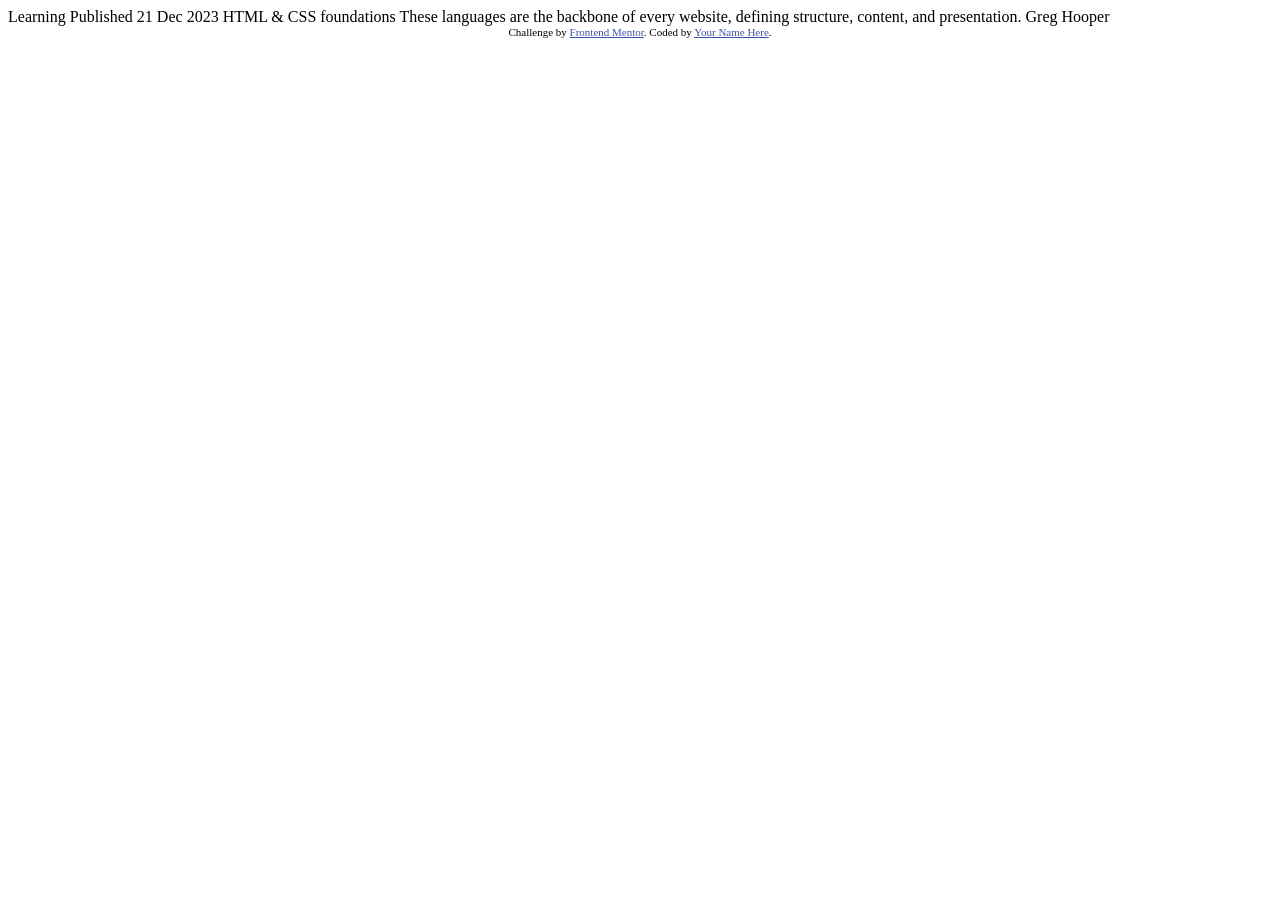
<file: blog-preview-card-main/index.html>
<!DOCTYPE html>
<html lang="en">
<head>
  <meta charset="UTF-8">
  <meta name="viewport" content="width=device-width, initial-scale=1.0"> <!-- displays site properly based on user's device -->

  <link rel="icon" type="image/png" sizes="32x32" href="./assets/images/favicon-32x32.png">
  
  <title>Frontend Mentor | Blog preview card</title>

  <!-- Feel free to remove these styles or customise in your own stylesheet 👍 -->
  <style>
    .attribution { font-size: 11px; text-align: center; }
    .attribution a { color: hsl(228, 45%, 44%); }
  </style>
</head>
<body>

  Learning

  Published 21 Dec 2023

  HTML & CSS foundations

  These languages are the backbone of every website, defining structure, content, and presentation.

  Greg Hooper
  
  <div class="attribution">
    Challenge by <a href="https://www.frontendmentor.io?ref=challenge" target="_blank">Frontend Mentor</a>. 
    Coded by <a href="#">Your Name Here</a>.
  </div>
</body>
</html>
</file>
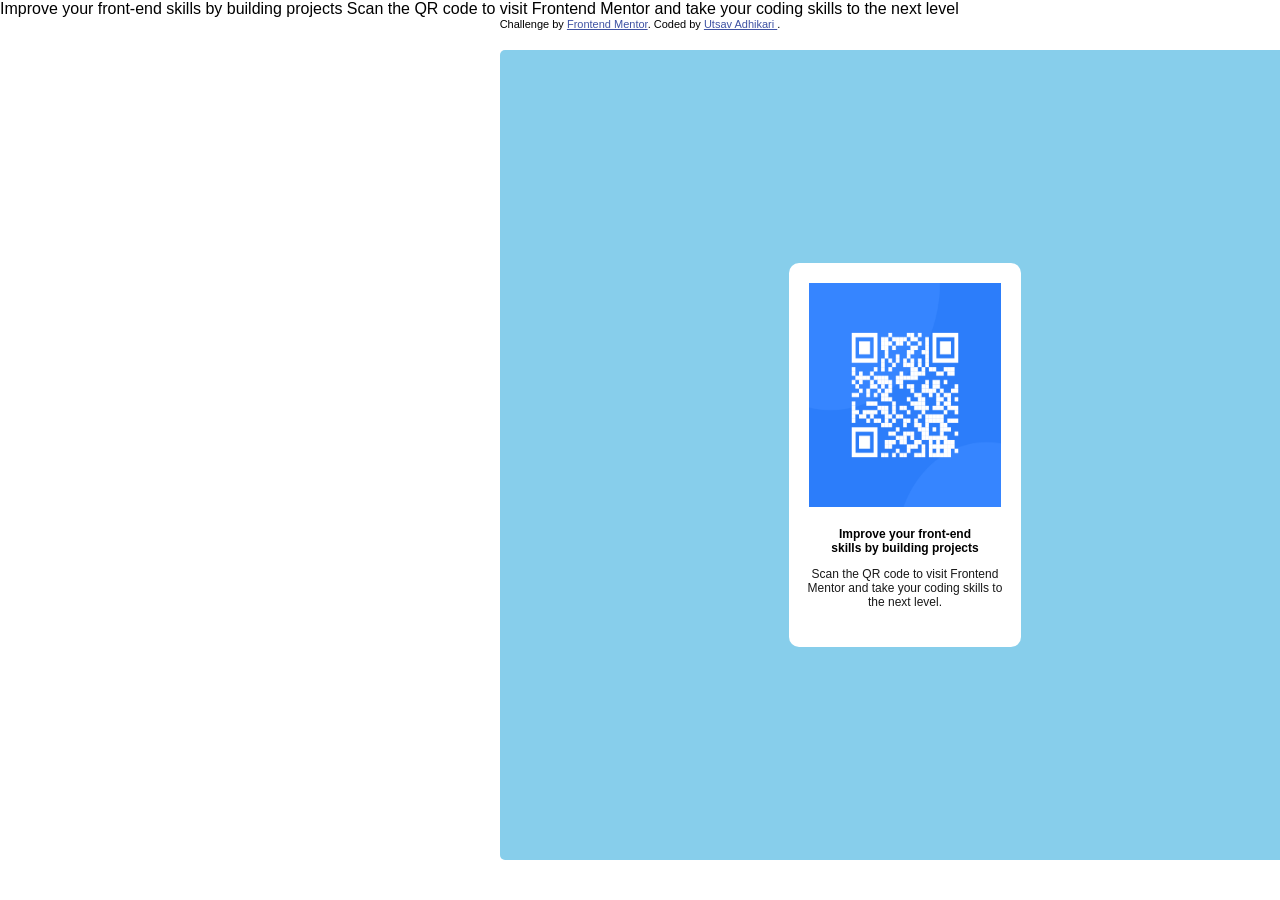
<file: qr-code-component-main/index.html>
<!DOCTYPE html>
<html lang="en">
<head>
  <meta charset="UTF-8">
  <meta name="viewport" content="width=device-width, initial-scale=1.0"> <!-- displays site properly based on user's device -->

  <link rel="icon" type="image/png" sizes="32x32" href="./images/favicon-32x32.png">
  
  <title>Frontend Mentor | QR code component</title>
  
  <!-- Feel free to remove these styles or customise in your own stylesheet 👍 -->
  <style>
    .attribution { font-size: 11px; text-align: center; }
    .attribution a { color: hsl(228, 45%, 44%); }
    *{
        margin: 0;
        padding: 0;
        box-sizing: border-box;
        font-family: 'Poppins', sans-serif;
        
    }

    .container{
        margin: 20px;
        padding: 20px;
        height: 90vh;
        width: 90vh;
        background: skyblue;
        display: flex;
        justify-content: center;
        align-items: center;
        display: flex;
        align-items: center;
        justify-content: center;
       margin-left: 500px;
        border-radius: 5px;
    }

 .container .card{
        /* border: 2px solid black; */
        height: 24rem;
        border-radius:10px;
        background:white;
        position: absolute;
      }

    .container .card .pic{
        background-color: rgb(10, 167, 230);
        /* border: 2px solid black; */
        margin: 20px;
        height: 14rem;
        width: 12rem;
        border-radius: 5px;
    }

    .container .card   .words{
      text-align: center;
      position: absolute;
      font-size: 12px;

    }

    .heading{
        padding: 20px;
        text-align: center;
    }
.details{
    opacity: 0.9;
    margin-top: 2px;
    padding: 10px;

}

.qr{
  height: 100%;
  width: 100%;
}
  </style>
</head>
<body>

  Improve your front-end skills by building projects

  Scan the QR code to visit Frontend Mentor and take your coding skills to the next level
  
  <div class="attribution">
    Challenge by <a href="https://www.frontendmentor.io?ref=challenge" target="_blank">Frontend Mentor</a>. 
    Coded by <a href="#">Utsav Adhikari </a>.
     <div class="container">
        <div class="card">
            <div class="pic">
              <img src="images/image-qr-code.png" class="qr">
            </div>
            <div class="words">
                <b class="heading">Improve your front-end</b><br>
                <b class="heading">skills by building projects</b>
                <p class="details">Scan the QR code to visit Frontend Mentor and take your coding skills to the next level.</p>
            </div>
        </div>
    </div>
  </div>
</body>
</html>
</file>
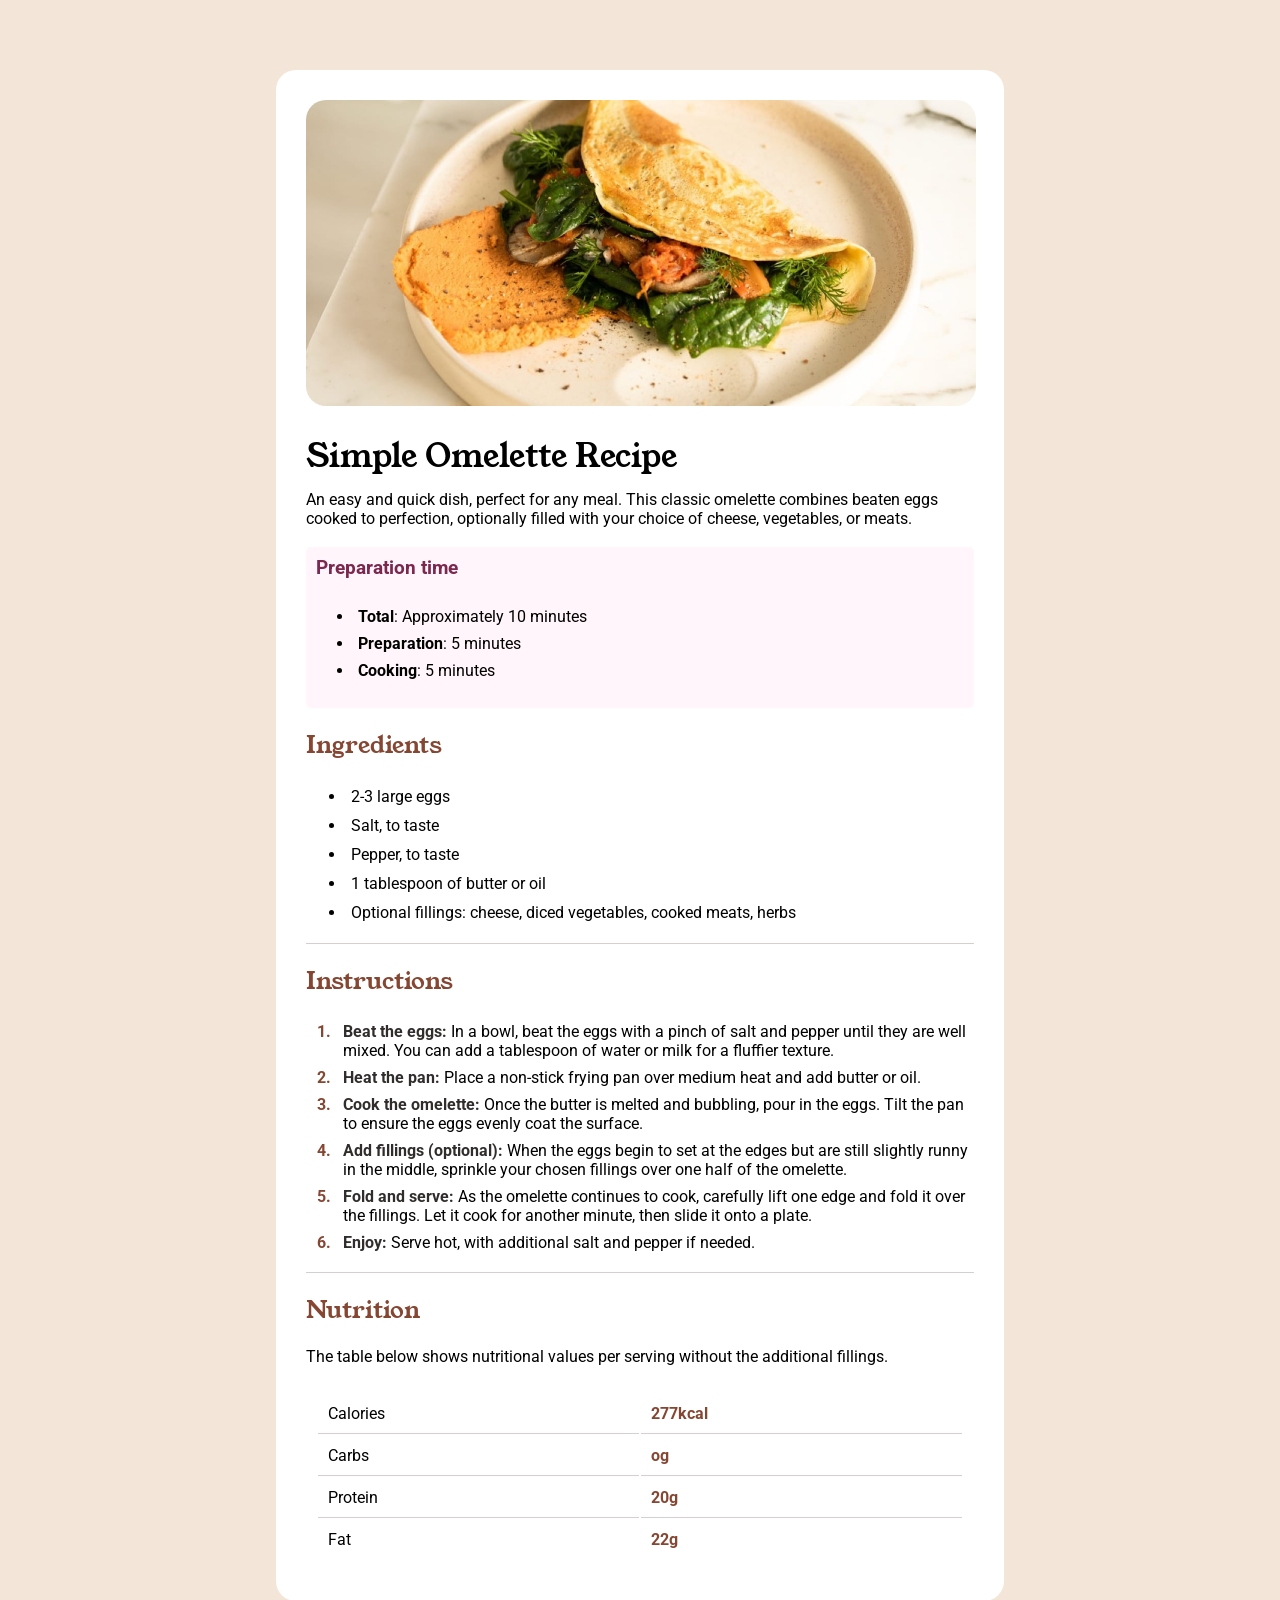
<file: recipe-page-main/index.html>
<!DOCTYPE html>
<html lang="en">
<head>
  <meta charset="UTF-8">
  <meta name="viewport" content="width=device-width, initial-scale=1.0"> <!-- displays site properly based on user's device -->

  <link rel="icon" type="image/png" sizes="32x32" href="./assets/images/favicon-32x32.png">
  
  <title>Frontend Mentor | Recipe page</title>

  <!-- Feel free to remove these styles or customise in your own stylesheet 👍 -->
  <style>
    @import url('https://fonts.googleapis.com/css2?family=Young+Serif:wght@400;700&display=swap');
    @import url('https://fonts.google.com/specimen/Outfit');
  
    @import url('https://fonts.googleapis.com/css2?family=Roboto:ital,wght@0,100;0,300;0,400;0,500;0,700;0,900;1,100;1,300;1,400;1,500;1,700;1,900&display=swap');

    .attribution { font-size: 11px; text-align: center; }
    .attribution a { color: hsl(228, 45%, 44%); }
    :root {
    --nutmeg: hsl(14, 45%, 36%);
    --dark-raspberry: hsl(332, 51%, 32%);
    --white: hsl(0, 0%, 100%);
    --rose-white: hsl(330, 100%, 98%);
    --eggshell: hsl(30, 54%, 90%);
    --light-grey: hsl(30, 18%, 87%);
    --wenge-brown: hsl(30, 10%, 34%);
    --dark-charcoal: hsl(24, 5%, 18%);
}

  body{
    height: 100%;
    width: 100%;
    box-sizing: border-box;
    margin: 0;
    padding: 0;
    /* background-color:rgb(244, 232, 232); */
    background-color: var( --eggshell);
    font-family: 'Young Serif', serif;
    text-align: center;
    display: flex;
    justify-content: center;
    align-items: center;
  }

  .container{
    height: auto;
    margin-top:40px; 
    margin-bottom:10px; 
  }

  .page{
    background-color: hsl(0, 0%, 100%);
    height: auto;
    width: 690px;
    margin: auto;
    margin-top: 30px;
    margin-bottom: 50px;
    border-radius: 20px;
    padding: 19px;
  }
  .img-container img{
    width: 670px;
    margin: 11px;
    border-radius: 20px;
  }
.heading{
  font-weight: 400;
  text-align: left;
  margin: 11px;
}
  .details{
    font-family: roboto;
    font-weight: 400;
    text-align: left;
    margin: 11px;
  }

  .prepare-section{
    
    background-color:  hsla(330, 86%, 89%, 0.197);
    border-radius:5px ;
    /* font-family: Outfit; */
    font-family: roboto; 
    font-weight: 400;
    margin: 11px;
  }


.prepare{
  padding-left: 10px;
  padding-top: 10px;
  margin-bottom: 0;
  padding-bottom: 0;
  color: hsl(332, 51%, 32%);
  text-align: left;
}

.list1{
  text-align: left;
  padding: 8px;
 
}

.list1 li{
  padding: 4px;
}

.ingredients{
  border-bottom: 1px solid rgb(213, 207, 207) ;
  margin: 11px;
  
}

.ingredients-head{
  text-align: left;
  color: hsl(14, 45%, 36%);
  font-weight: 400;
}

.list2{
  text-align: left;
  font-weight: 400;
  font-family: roboto;
}

.list2 li{
  padding: 5px;
  
}

.instructions-section{
  margin: 11px;
  border-bottom: 1px solid rgb(213, 207, 207) ;
}

.instructions-heading{
  text-align: left;
  color: hsl(14, 45%, 36%);
  font-weight: 400;
}

.list3{
  text-align: left;
  font-family: roboto;
  font-weight: 400;
  list-style: none;
  counter-reset: my-counter;
  padding-left: 7px;
}



.list3 li{
  counter-increment: my-counter;
  padding: 4px;
  display: flex;
  align-items: flex-start;
}

.list3 li::before{
  content: counter(my-counter) ".";
  color: hsl(14, 45%, 36%);
  font-style: bold;
  font-weight: bold;
  margin-right: 5px;
  margin-left: 0; 
}
.nutrition-heading{
    text-align: left;
  color: hsl(14, 45%, 36%);
  font-weight: 400;
}

.nutrition-section{
  margin: 11px;
  font-weight: 400;
}

.nutrition-section p{
  font-family: roboto;
  text-align: left;
}
.nutrition-table{
  padding: 10px;
  width: 100%;
  text-align: left;
  font-family: roboto;

}

.nutrition-table td{
  border-bottom: 1px solid rgb(213, 207, 207);
  padding: 10px;
}

#fat,#g{
  border-bottom: none;
}
#g, #tds{
  color: hsl(14, 45%, 36%);
  font-weight: bold;
}


.list-details{
  padding: 0;
  margin-left: 7px;
}

@media only screen and (max-width:768px){
   .container{
  margin: 0;
  padding: 0;
  width: 100%;
  height: 100%;

 }
 .page{
  height: auto;
  width: 100%;
  margin-top: 0;
    margin-bottom: 0;
    border-radius: 0;
    padding: 0px;
 } 


 .img-container img{
  width: 100%;
 }

 .prepare-section{
  width: 50%;

 }
 
}

  </style>
</head>
<body>

  <div class="container">
      <div class="page">
        <div class="img-container">
          <img src="assets/images/image-omelette.jpeg" alt="Omellete Pic">
        </div>

        <div class="texts">
          <h1 class="heading"> Simple Omelette Recipe</h1>
            <p class="details"> An easy and quick dish, perfect for any meal. This classic omelette combines beaten eggs cooked 
              to perfection, optionally filled with your choice of cheese, vegetables, or meats.
            </p>
        
            <div class="prepare-section">
              <h3 class="prepare">Preparation time</h3>
              <div class="list1">
               <ul>
                  <li><b>Total</b>: Approximately 10 minutes</li>
                  <li> <b>Preparation</b>: 5 minutes</li>
                  <li> <b>Cooking</b>: 5 minutes</li>
               </ul>
              </div>
            </div>

            <div class="ingredients">
              <h2 class="ingredients-head">  Ingredients</h2>
              <ul class="list2">
                <li>2-3 large eggs</li>
                <li>Salt, to taste</li>
                <li>Pepper, to taste</li>
                <li> 1 tablespoon of butter or oil</li>
                <li>Optional fillings: cheese, diced vegetables, cooked meats, herbs</li>
              </ul>
            </div>

            <div class="instructions-section">
              
                <h2 class="instructions-heading">Instructions</h2>
                <ol class="list3">
                    <li> 
                      <div class="list-details">
                        <b style="color:hsl(24, 5%, 18%);">Beat the eggs:</b> 
                      In a bowl, beat the eggs with a pinch of salt and pepper until they are well mixed. 
                        You can add a tablespoon of water or milk for a fluffier texture.
                      </div>
                    </li>
                    <li>  
                       <div class="list-details">
                         <b style="color:hsl(24, 5%, 18%);">Heat the pan: </b>Place a non-stick frying pan over medium heat and add butter or oil.
                       </div>
                    </li>
                      <li>
                          <div class="list-details">
                               <b style="color:hsl(24, 5%, 18%);">Cook the omelette:</b> Once the butter is melted and bubbling, pour in the eggs. Tilt the pan to ensure 
                            the eggs evenly coat the surface.
                          </div>
                    </li>

                    <li>
                         <div class="list-details">
                           <b style="color:hsl(24, 5%, 18%);">Add fillings (optional): </b>When the eggs begin to set at the edges but are still slightly runny in the 
                          middle, sprinkle your chosen fillings over one half of the omelette.
                         </div>
                    </li>

                    <li>
                        <div class="list-details">
                           <b style="color:hsl(24, 5%, 18%);"> Fold and serve:</b> As the omelette continues to cook, carefully lift one edge and fold it over the 
                      fillings. Let it cook for another minute, then slide it onto a plate.
                        </div>
                    </li>

                    <li>
                        <div class="list-details">
                          <b style="color:hsl(24, 5%, 18%);">Enjoy: </b>Serve hot, with additional salt and pepper if needed.
                        </div>
                    </li>
                </ol>
            </div>
            
            <div class="nutrition-section">
              <h2 class="nutrition-heading">
                Nutrition
              </h2>
              <p>The table below shows nutritional values per serving without the additional fillings.</p>
              
              <table class="nutrition-table">
                <tr>
                  <td>Calories</td>
                  <td id="tds">277kcal</td>
                </tr>
                <tr>
                  <td>Carbs</td>
                  <td id="tds">og</td>
                </tr>
                <tr>
                  <td>Protein</td>
                  <td id="tds">20g</td>
                </tr>

                <tr>
                  <td id="fat">Fat</td>
                  <td id="g">22g</td>
                </tr>
              </table>
            </div>
  

  
 
 



  
 


  
  

  
  


 
 

  
  




        </div>
      </div>
  </div>
  
  <!-- <div class="attribution">
    Challenge by <a href="https://www.frontendmentor.io?ref=challenge" target="_blank">Frontend Mentor</a>. 
    Coded by <a href="#">Utsav Adhikari</a>.
  </div> -->
</body>
</html>
</file>
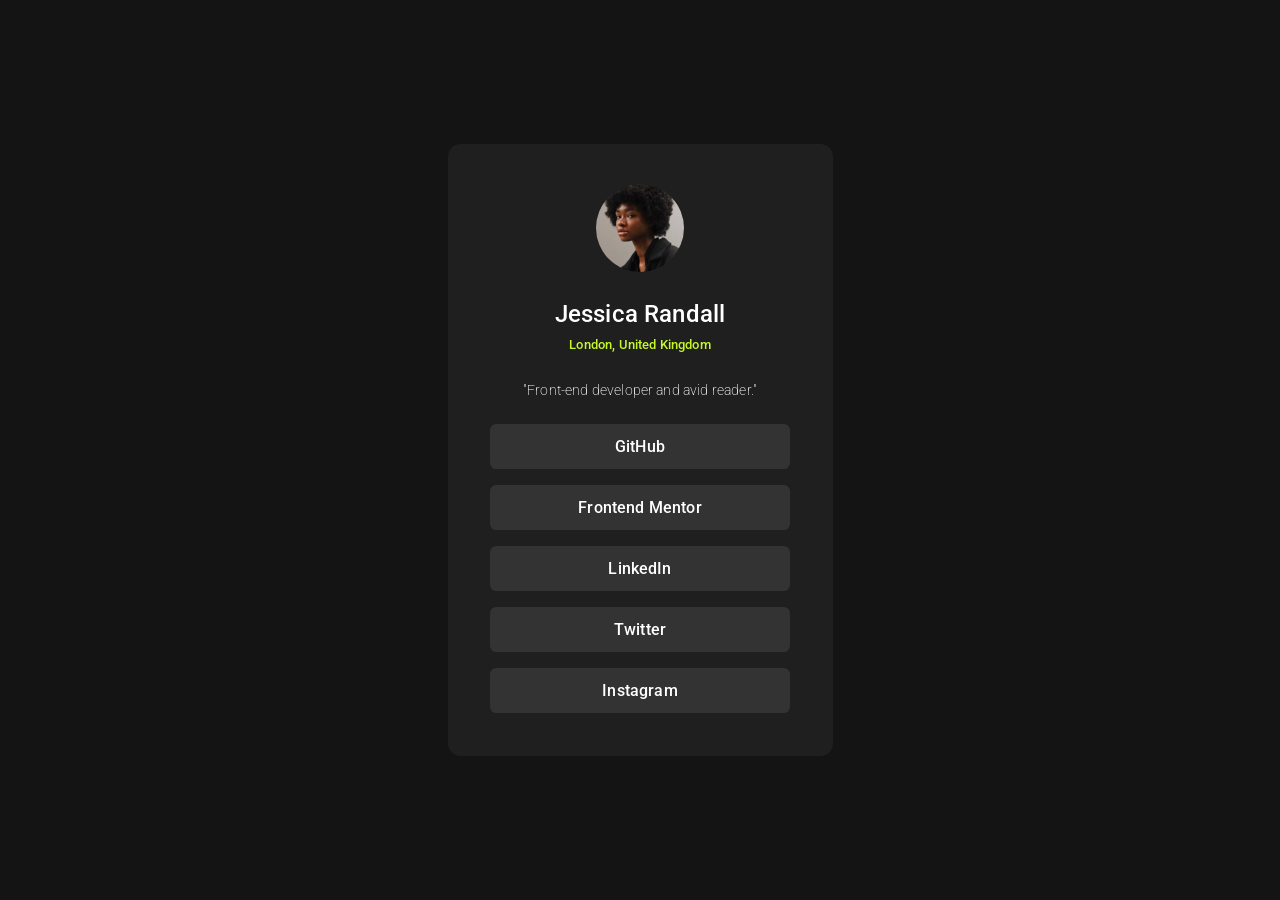
<file: social-links-profile-main/index.html>
<!DOCTYPE html>
<html lang="en">
<head>
  <meta charset="UTF-8">
  <meta name="viewport" content="width=device-width, initial-scale=1.0"> <!-- displays site properly based on user's device -->

  <link rel="icon" type="image/png" sizes="32x32" href="./assets/images/favicon-32x32.png">
  <link rel="stylesheet" href="./assets/styles.css">
  <link rel="preconnect" href="https://fonts.googleapis.com">
  <link rel="preconnect" href="https://fonts.gstatic.com" crossorigin>
  <link href="https://fonts.googleapis.com/css2?family=Roboto:ital,wght@0,100;0,300;0,400;0,500;0,700;0,900;1,100;1,300;1,400;1,500;1,700;1,900&display=swap" rel="stylesheet">
  <title>Frontend Mentor | Social links profile</title>

  <!-- Feel free to remove these styles or customise in your own stylesheet 👍 -->
  <style>
    .attribution { font-size: 11px; text-align: center; }
    .attribution a { color: hsl(228, 45%, 44%); }
  </style>
</head>
<body>
  <main class="container">
    <figure class="profile-pic">
      <img src="./assets/images/avatar-jessica.jpeg" alt="This is a profile picture.">
    </figure>
    <h1>Jessica Randall</h1>
    <h2>London, United Kingdom</h2>
    <h3>"Front-end developer and avid reader."</h3>
    <ul>
      <li>
        <a href="https://github.com/UtsavAcode">GitHub</a>
      </li>
      <li>
        <a href="https://www.frontendmentor.io/profile/UtsavAcode">Frontend Mentor</a>
      </li>
      <li>
        <a href="https://www.linkedin.com/in/utsav-adhikari-606590269/">LinkedIn</a>
      </li>
      <li><a href="https://twitter.com/UtsavAd92299312">Twitter</a></li>
      <li><a href="https://www.instagram.com/utsavadhikary/">Instagram</a></li>
    </ul>
  </main>

  
  
  

  
  
  
  
  
  
  <!-- <div class="attribution">
    Challenge by <a href="https://www.frontendmentor.io?ref=challenge" target="_blank">Frontend Mentor</a>. 
    Coded by <a href="#">Your Name Here</a>.
  </div> -->
</body>
</html>
</file>
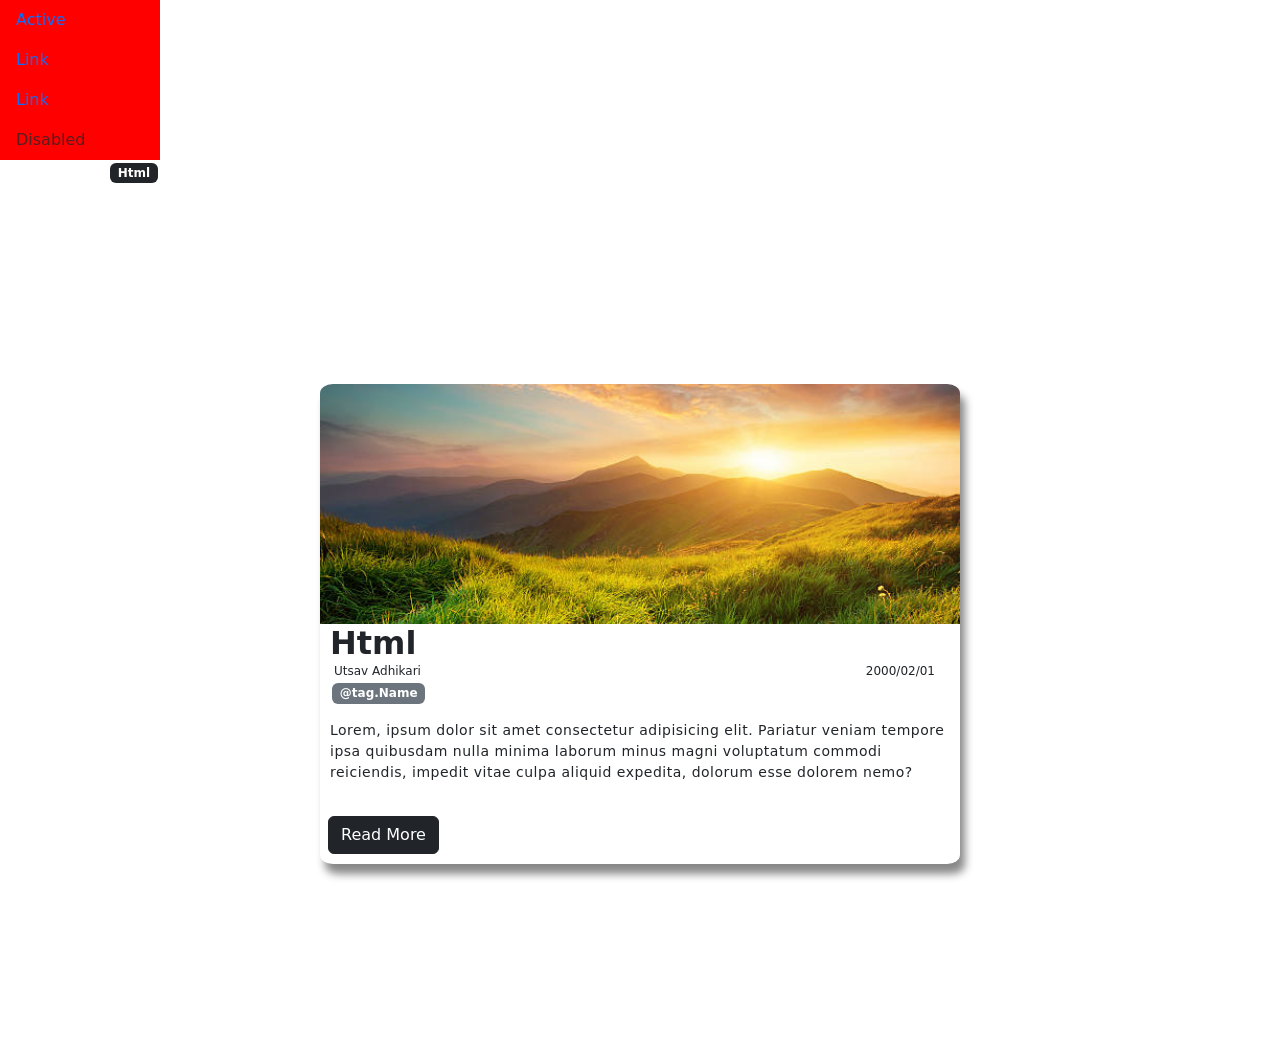
<file: Blog/blogs.html>
<!doctype html>
<html lang="en">
  <head>
    <meta charset="utf-8">
    <meta name="viewport" content="width=device-width, initial-scale=1">
    <title>Bootstrap demo</title>
    <link rel="stylesheet" href="blogs.css">
    <link href="https://cdn.jsdelivr.net/npm/bootstrap@5.3.3/dist/css/bootstrap.min.css" rel="stylesheet" integrity="sha384-QWTKZyjpPEjISv5WaRU9OFeRpok6YctnYmDr5pNlyT2bRjXh0JMhjY6hW+ALEwIH" crossorigin="anonymous">
  </head>
  <body>
     <div class="sidebar">
        <ul class="nav flex-column">
  <li class="nav-item">
    <a class="nav-link active" aria-current="page" href="#">Active</a>
  </li>
  <li class="nav-item">
    <a class="nav-link" href="#">Link</a>
  </li>
  <li class="nav-item">
    <a class="nav-link" href="#">Link</a>
  </li>
  <li class="nav-item">
    <a class="nav-link disabled" aria-disabled="true">Disabled</a>
  </li>
</ul>
    </div> 
<div class="view">

  
    <div class="container  mb-1">
    <div class=" tagrow row justify-content-center">
        <div class="col-6">
          
                  
                         <span class="badge bg-dark me-1">
                       Html
                    </span>
                    
           
        </div>
    </div>
</div>

<div class="page">
    
   
                    <div class="mainPart">
                        <div class="image-sec">
<img src="nature.jpg" alt="@blog.Heading"
                         />
                            
                            
                        </div>

                        <h2 class="blog-title">Html</h2>
                        <div class="auth-date">
                            <p class="ms-1">Utsav Adhikari</p>
                            <p class="me-3">2000/02/01</p>
                        </div>

                        <p class="ms-2">
                          

                                    <span class="badge bg-secondary ms-1 me-1">@tag.Name</span>
                          
                        </p>

                        <p class="blog-summary">
                            Lorem, ipsum dolor sit amet consectetur adipisicing elit. Pariatur veniam tempore ipsa quibusdam nulla minima laborum minus magni voluptatum commodi reiciendis, impedit vitae culpa aliquid expedita, dolorum esse dolorem nemo?
                        </p>

                        <a class="btn ms-2  btn-dark"
                            asp-action="Index"
                            asp-controller="Blog"
                            asp-route-urlHandle="@blog.UrlHandle"
                        >Read More</a>
                    </div>  
        
   
</div>
</div>

    <script src="https://cdn.jsdelivr.net/npm/bootstrap@5.3.3/dist/js/bootstrap.bundle.min.js" integrity="sha384-YvpcrYf0tY3lHB60NNkmXc5s9fDVZLESaAA55NDzOxhy9GkcIdslK1eN7N6jIeHz" crossorigin="anonymous"></script>
  </body>
</html>
</file>
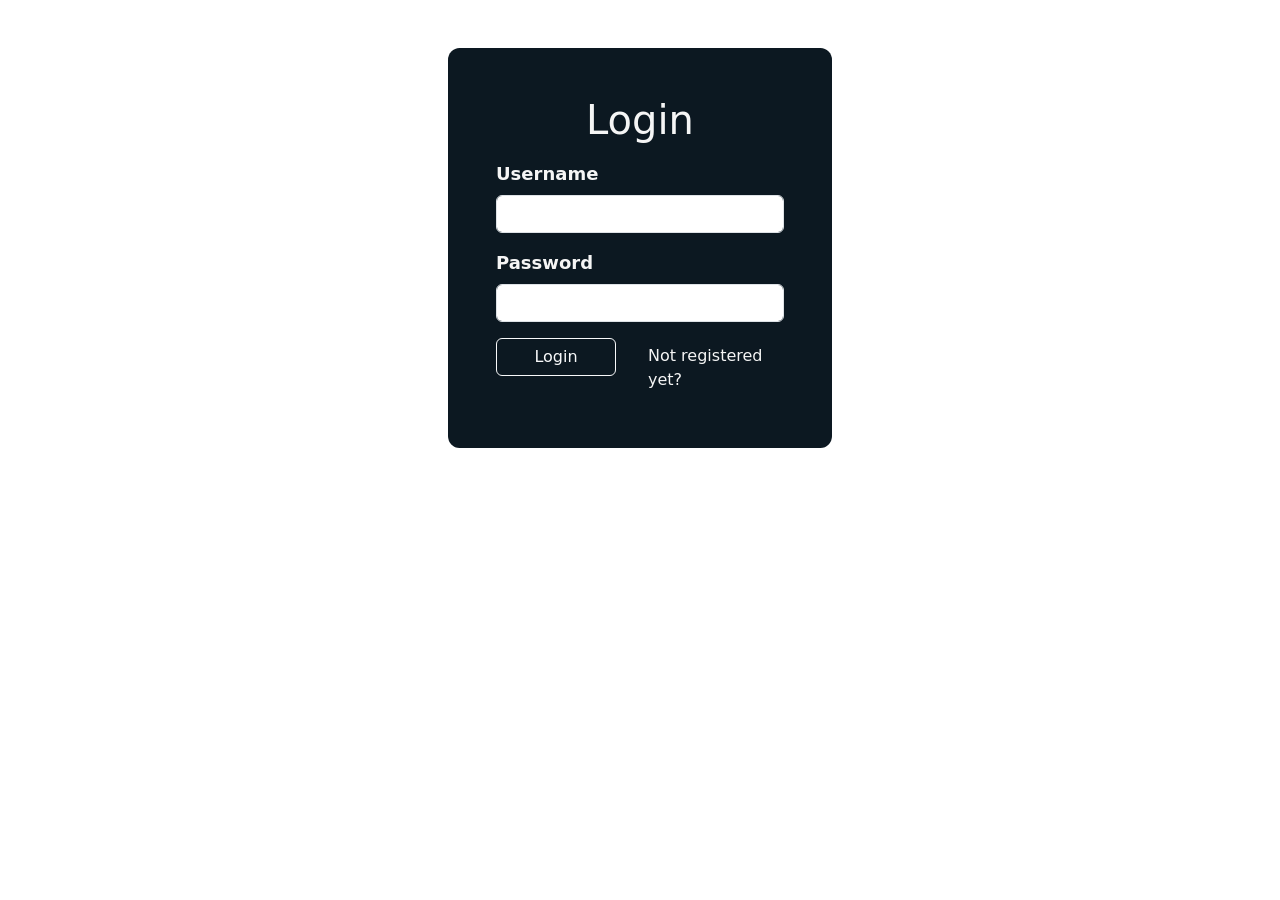
<file: Blog/login.html>
<!doctype html>
<html lang="en">
  <head>
    <meta charset="utf-8">
    <meta name="viewport" content="width=device-width, initial-scale=1">
    <title>Bootstrap demo</title>
    <link rel="stylesheet" href="login.css">
    <link href="https://cdn.jsdelivr.net/npm/bootstrap@5.3.3/dist/css/bootstrap.min.css" rel="stylesheet" integrity="sha384-QWTKZyjpPEjISv5WaRU9OFeRpok6YctnYmDr5pNlyT2bRjXh0JMhjY6hW+ALEwIH" crossorigin="anonymous">
  </head>
  <body>

<div class="contain">
    
        <div class="header">
            <h1>
                Login
            </h1>
        </div>
            <form method="post">
                <div class="mb-3">
                    <label class="form-label">Username</label>
                    <input type="text" id="username" class="form-control" asp-for="Username" required/>
                    <span class="text-danger" asp-validation-for="Username"></span>
                </div>

                <div class="mb-3">
                    <label class="form-label"> Password</label>
                    <input type="password" id="password" class="form-control" asp-for="Password" required minlength="6" />
                    <span class="text-danger" asp-validation-for="Password"></span>
                </div>

              <div class="linkSec">
                  <div class="mb-3">
                    <button type="submit" class="btn btn-outline-light">Login</button>
                </div>

               <a href=""> <p>Not registered yet?</p></a>
              </div>

                <input type="text"  asp-for="ReturnUrl" hidden />
            </form>
       
 
</div>


    <script src="https://cdn.jsdelivr.net/npm/bootstrap@5.3.3/dist/js/bootstrap.bundle.min.js" integrity="sha384-YvpcrYf0tY3lHB60NNkmXc5s9fDVZLESaAA55NDzOxhy9GkcIdslK1eN7N6jIeHz" crossorigin="anonymous"></script>
  </body>
</html>
</file>
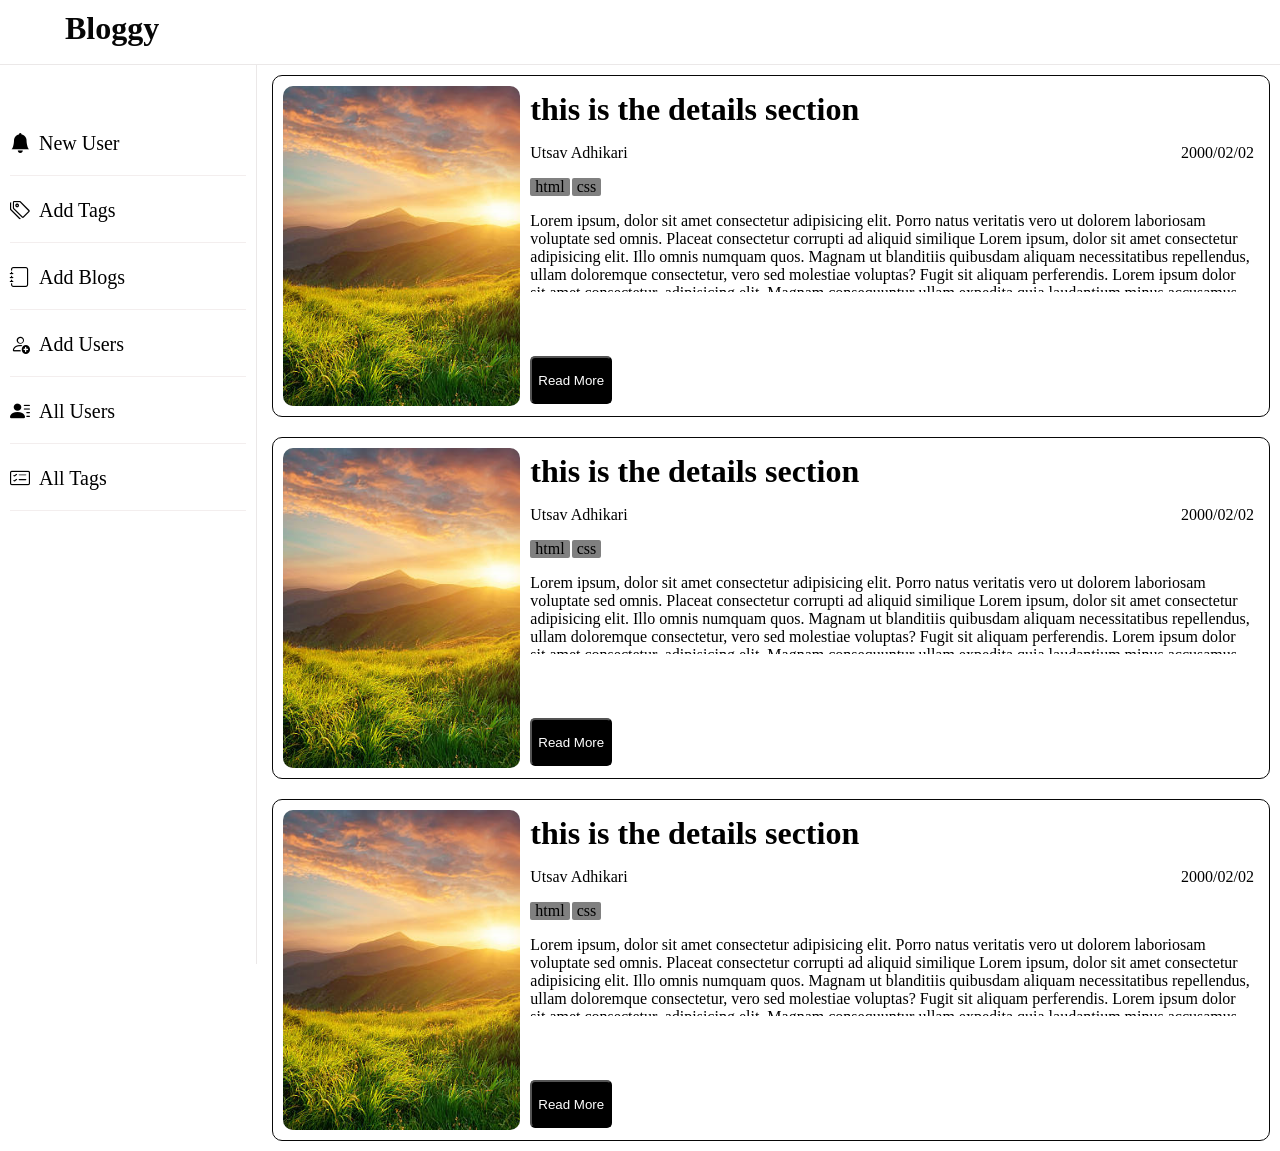
<file: Blog/new.html>
<!DOCTYPE html>
<html lang="en">
<head>
    <meta charset="UTF-8">
    <meta name="viewport" content="width=device-width, initial-scale=1.0">
    <title>Document</title>
    <link rel="stylesheet" href="https://cdn.jsdelivr.net/npm/bootstrap-icons@1.11.3/font/bootstrap-icons.min.css">
    <style>
        body{
            margin: 0;
            padding: 0;
            box-sizing: border-box;

        }

        .below-content{
            display: flex;
            justify-content: space-between;
            align-items: row;
        }
        .sidebar{
            background-color: rgba(255, 255, 255, 0.8);
            height: 100vh;
            width: 16rem;
            position: fixed;
            top: 4rem; 
            /* box-shadow: 5px 10px 8px #888888;
             */
             border-right: 1px solid rgb(235, 232, 232);
        }

        .sidebar ul{
            margin-top: 3rem;
            list-style: none;
            text-decoration: none;
            padding-left: 10px;
            padding-right: 10px;
            display: flex;
            justify-content: flex-start;
            flex-direction: column;
        }



        ul a{
            text-decoration: none;
            width: 100%;
            height: 100%;
            font-family: Georgia, 'Times New Roman', Times, serif;
            font-weight: 400px;
            color:black;

            
        }

        a{
            margin: 0px 3px 3px 0px ;
            padding: 20px 0px 20px 0px ;
            color: white;
            border-bottom: 1px solid rgb(243, 238, 238);
            font-size: 20px;
        }

        a:hover{
            color: rgb(11, 9, 9);
            background-color: rgb(185, 183, 183);
            /* transform: scaleY(1.2); */
            margin-top: 0;
            /* transition: trasform 0.19s; */
            border-radius: 5px;
            /* font-weight: 600; */
            /* box-shadow: 5px 10px 8px #888888; */
        }

        .heads h1{
            color: rgb(6, 6, 6);
            margin:0 0 0 55px;
            padding: 10px;
        }

        .mainContent{
            background-color: white;
            width: 100%;
            height: auto;
            display: flex;
            flex-direction: column;
           
            
        }

        .mainpart{
            width: auto;
            padding: 10px;
            margin: 10px;
            margin-left: 17rem;
            border-radius: 10px;
            height: 20rem;
            background-color: white;
            border: 1px solid rgb(8, 8, 8);
            display: flex;
            flex-direction: row;
            /* backdrop-filter: blur(5px); */
        }

        .image-section{
            height: 20rem;
            width: 20rem;
            border-radius: 10px;
            overflow: hidden;
        }

        .image-section img{   
            object-fit: cover;
            height: 100%;
            width: 100%;
        }

        .details-section{
            margin-left: 5px;
            padding: 5px;
            background-color: white;
            width: 100%;
            border-radius: 10px;
        }

        .details-section h1{
            margin: 0;
        }

        .auth{
            display: flex;
            align-items: center;
            justify-content: space-between;
            
        }

        .summary{
            background-color: white;
            height: 6rem;
            overflow: hidden;
            padding: 0;
            margin: 0;
        }

        .tags{
            display: flex;
            flex-direction: row;
        }

        .tags p {
            padding:0px 5px 0 5px;
            margin: 0 2px 0 0;
            border-radius: 2px;
            background-color: gray;
            height: auto;
            width: auto;
        }

        button{
            margin-top: 4rem;
            bottom: 0;
            height: 3rem;
            background-color: black;
            color: white;
            border-radius: 5px;
        }

        button:hover{
            /* background-color: white;
            color: black; */
            font-weight: 500;
            transform: scale(1.2);
            transition: transform(.19s);
            cursor:pointer;
        }

        .icons{
           padding-right: 9px;
        }

        .new{

        }
        .navbar{
            position: sticky;
            top: 0;
            height: 4rem;
            width: 100%;
            background-color: rgba(255, 255, 255, 0.8);
            backdrop-filter: blur(5px);
            z-index: 10;
            border-bottom: 1px solid rgb(235, 232, 232);
            display: flex;
            flex-direction: row;
            justify-content: space-between;
        }
       
    .mainpart:hover{
        box-shadow: 1px 1px 10px  rgb(87, 85, 85);
    }    

      .notify{
        padding: 7px 20px 0px 0px;
        font-size: 20px;
    }

@media only screen and (max-width: 768px){

    .sidebar{
        width: 5rem;
    }
    .new{
        display: none;
    }

    .icons{
        font-size: 30px;
        padding-left: 10px;
    }

    .mainpart{
      margin: 5px 5px 0 90px;
      display: flex;
      flex-direction: column;
    }

    .mainpart .image-section{
      height: 9rem;
    }

    .details-section{
        height: 5rem;
    }

    .details-section h1{
        font-size: 12px;
    }

    .auth, .tags, .summary{
        font-size: 10px;
    }
    .details-section{
        width: auto;
    }
    .summary{
        height: 4rem;
    }

    .mainpart button{
        margin-top: 9px;
    }

    .navbar{
        display: flex;
        flex-direction: row;
        justify-content: space-between;
    }

    .notify{
        padding: 7px;
        font-size: 20px;
    }
}

    </style>
</head>
<body>
    
    
    <div class="navbar">
         <div class="heads">
            <h1>Bloggy</h1>
        </div>
    </div>
<div class="below-content">
       <div class="sidebar">
    <ul>
        <a href=""><span class="icons"><i class="bi bi-bell-fill"></i></span><span class="new">New User</span></a>
        <a href=""><span class="icons"><i class="bi bi-tags"></i></span><span class="new">Add Tags</span></a>
        <a href=""><span class="icons"><i class="bi bi-journal"></i></span><span class="new">Add Blogs</span></a>
        <a href=""><span class="icons"><i class="bi bi-person-add"></i></span><span class="new">Add Users</span></a>
        <a href=""><span class="icons"><i class="bi bi-person-lines-fill"></i></span><span class="new">All Users</span></a>
        <a href=""><span class="icons"><i class="bi bi-card-checklist"></i></span><span class="new">All Tags</span></a>
    </ul>
   </div>

  <div class="mainContent">
    <div class="mainpart">
         <div class="image-section">
            <img src="nature.jpg" alt="nature" >
        </div>

        <div class="details-section">
            <h1>this is  the details section</h1>
            <div class="auth">
                <p>Utsav Adhikari</p>
                <p>2000/02/02</p>
            </div>
            <div class="tags">
                <p>html</p>
                <p>css</p>
            </div>
            <div class="summary">
                <p>Lorem ipsum, dolor sit amet consectetur adipisicing elit. Porro natus veritatis vero ut dolorem laboriosam voluptate sed omnis. Placeat consectetur corrupti ad aliquid similique
                    Lorem ipsum, dolor sit amet consectetur adipisicing elit. Illo omnis numquam quos. Magnam ut blanditiis quibusdam aliquam necessitatibus repellendus, ullam doloremque consectetur, vero sed molestiae voluptas? Fugit sit aliquam perferendis.
                    Lorem ipsum dolor sit amet consectetur, adipisicing elit. Magnam consequuntur ullam expedita quia laudantium minus accusamus voluptates aperiam. Et porro iste voluptas vel magni inventore pariatur culpa asperiores harum nulla. repudiandae ab amet reiciendis totam nihil?</p>
            </div>

            <button>Read More</button>
        </div>
    </div>

    <div class="mainpart">
         <div class="image-section">
            <img src="nature.jpg" alt="nature" >
        </div>

        <div class="details-section">
            <h1>this is  the details section</h1>
            <div class="auth">
                <p>Utsav Adhikari</p>
                <p>2000/02/02</p>
            </div>
            <div class="tags">
                <p>html</p>
                <p>css</p>
            </div>
            <div class="summary">
                <p>Lorem ipsum, dolor sit amet consectetur adipisicing elit. Porro natus veritatis vero ut dolorem laboriosam voluptate sed omnis. Placeat consectetur corrupti ad aliquid similique
                    Lorem ipsum, dolor sit amet consectetur adipisicing elit. Illo omnis numquam quos. Magnam ut blanditiis quibusdam aliquam necessitatibus repellendus, ullam doloremque consectetur, vero sed molestiae voluptas? Fugit sit aliquam perferendis.
                    Lorem ipsum dolor sit amet consectetur, adipisicing elit. Magnam consequuntur ullam expedita quia laudantium minus accusamus voluptates aperiam. Et porro iste voluptas vel magni inventore pariatur culpa asperiores harum nulla. repudiandae ab amet reiciendis totam nihil?</p>
            </div>

            <button>Read More</button>
        </div>
    </div>

    <div class="mainpart">
         <div class="image-section">
            <img src="nature.jpg" alt="nature" >
        </div>

        <div class="details-section">
            <h1>this is  the details section</h1>
            <div class="auth">
                <p>Utsav Adhikari</p>
                <p>2000/02/02</p>
            </div>
            <div class="tags">
                <p>html</p>
                <p>css</p>
            </div>
            <div class="summary">
                <p>Lorem ipsum, dolor sit amet consectetur adipisicing elit. Porro natus veritatis vero ut dolorem laboriosam voluptate sed omnis. Placeat consectetur corrupti ad aliquid similique
                    Lorem ipsum, dolor sit amet consectetur adipisicing elit. Illo omnis numquam quos. Magnam ut blanditiis quibusdam aliquam necessitatibus repellendus, ullam doloremque consectetur, vero sed molestiae voluptas? Fugit sit aliquam perferendis.
                    Lorem ipsum dolor sit amet consectetur, adipisicing elit. Magnam consequuntur ullam expedita quia laudantium minus accusamus voluptates aperiam. Et porro iste voluptas vel magni inventore pariatur culpa asperiores harum nulla. repudiandae ab amet reiciendis totam nihil?</p>
            </div>

            <button>Read More</button>
        </div>
    </div>

    
  </div>
</div>
       
        
   
</div>
</div>
</body>
</html>
</file>
<file: social-links-profile-main/assets/styles.css>
:root{
    --Green: hsl(75, 94%, 57%);
    --White: hsl(0, 0%, 100%);
    --Grey: hsl(0, 0%, 20%);
    --DarkGrey: hsl(0, 0%, 12%);
    --OffBlack: hsl(0, 0%, 8%);
}

*{
    margin: 0;
    padding: 0;
    box-sizing: border-box;
}
html, body{
    width: 100%;
    height: 100%;
}
body{
    font-family: "Roboto", sans-serif;
    display: flex;
    align-items: center;
    justify-content: center;
    background-color: var(--OffBlack);
    color: var(--White);
}

.container{
    background-color: var(--DarkGrey);
    width: 90%;
    height: 100%;
    max-width: 385px;
    max-height: 612px;
    display: flex;
    flex-direction: column;
    align-items: center;
    border-radius: .8rem;
}

.profile-pic{
    margin: 0;
    padding: 0;
}

.profile-pic img{
    width: 88px;
    height: 88px;
    border-radius: 88px;
    margin: 2.5rem 0 1.5rem;
}

h1{
    font-weight: 500;
    font-size:  24px;
    margin-bottom: 9px;
    letter-spacing: .01rem;
}
h2{
    color: var(--Green);
    font-size: 12.9px;
    font-weight: 500;
    margin-bottom: 30px;
    letter-spacing: .01rem;
}

h3{
    font-size: 14px;
    font-weight: 200;
    letter-spacing: .01rem;
    margin-bottom: 1.6rem;
    text-align: center;
}

ul{
    display: flex;
    flex-direction: column;
    align-items: center;
    width: 100%;
    margin: 0;
    padding: 0;
}
li{
    list-style: none;
    margin-bottom: 16px;
    border-radius: 4px;
    display: flex;
    justify-content: center;
    width: 100%;
    text-align: center;
}

a{
    text-decoration: none;
    color: var(--White);
    width: 90%;
    background-color: var(--Grey);
    border-radius: .4rem;
    font-size:16px; 
    font-weight: 500;
    padding: 10px;
    height: 45px;
    max-width: 300px;
    letter-spacing: .01rem;
    display: flex;
    justify-content: center;
    align-items: center;
    transition: .3s;
}

a:hover{
    color: var(--DarkGrey);
    background-color: var(--White);
}
</file>
<file: Blog/blogs.css>
body{
     background-color: antiquewhite;
}

.view{
   
    height: 100vh;
    width: 100vw;
    display: grid;
    /* margin-left: 30vw; */
}

.page{
  display: flex;
  justify-content: center;
  align-content: center;
}


.image-sec{
    height: 15rem;
    width: 100%;  
    overflow: hidden;
    /* border-radius: 10px 10px 0 0; */
}

.image-sec img{
    width: 100%;
    height: 100%;
    object-fit: cover;
}




.mainPart{
    background-color: white;
    height: 30rem;
    width: 40rem;
    border-radius: 2%;
    margin: 10px;
    overflow: hidden;
    padding:0px;
    box-shadow: 5px 10px 8px #888888;
}

.mainPart:hover{
    transform: scale(1.1);
    transition: transform 0.19s;
}



.blog-title{
    font-weight: 600;
    padding-left: 10px;
    margin-bottom: 0;
}

.auth-date{
    display: flex;
    font-size: 12px;
    flex-direction: row;
    justify-content: space-between;
    padding: 0px 9px 0px 10px;
   
}

.auth-date p{
    margin-bottom: 0;
    
}
.blog-summary{
    padding: 0px 10px 0px 10px;
    font-size: 14px;
    letter-spacing: .5px;
    height: 80px;
    overflow: hidden;
}

.sidebar{
    width: 10rem;
    background-color: red;
}

.tagrow{
    width: 10%;
    
}
</file>
<file: Blog/login.css>
*{
    margin: 0;
    padding: 0;
    box-sizing: border-box;
}

body{
    height: 100%;
    width: 100%;
    display: flex;
    align-items: center;
    justify-content: center;
}

.header h1{
    top: 0;
    padding: 0;
    text-align: center;
    margin-bottom: 1rem;
    color: whitesmoke;
}


.contain {
    border-radius: 3%;
    height: 400px;
    width: 30%;
    background-color: #0C1821;
    padding: 3rem;
    margin-top: 3rem;
}

label{
    font-weight: 600;
    font-size: 18px;
    color: whitesmoke;
}

input{
    text-align: center;
}

.btn{
    width: 120px;
}

.linkSec{
    display: flex;
    flex-direction: row;
}

.linkSec a{
    text-decoration: none;
    color: black;
    margin-top: 6px;
    margin-left: 2rem;
    margin-right: 0;
    color: whitesmoke;
}
</file>
